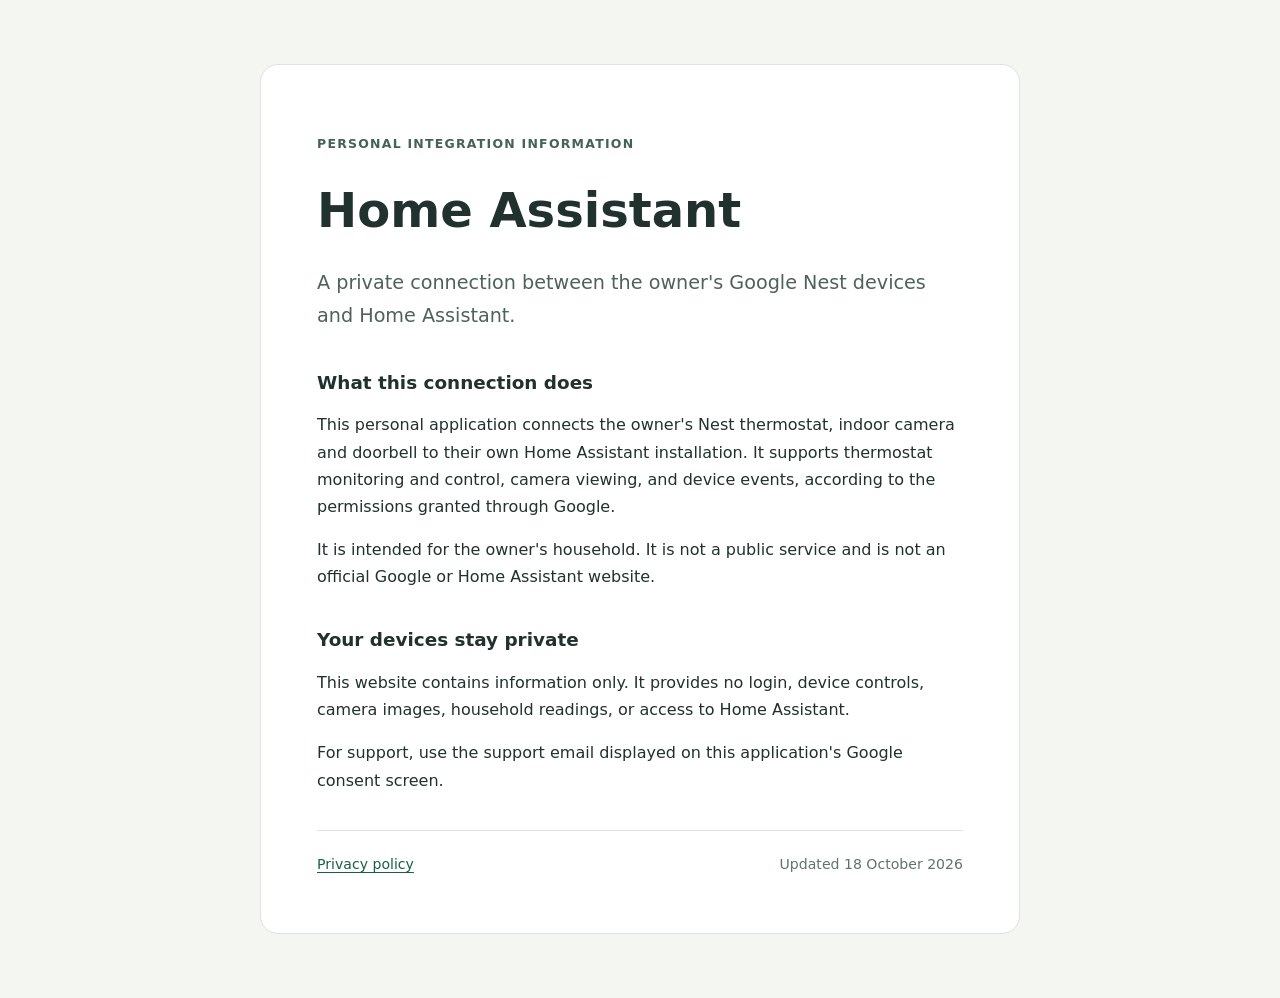
<file: index.html>
<!doctype html>
<html lang="en">
<head>
  <meta charset="utf-8">
  <meta name="viewport" content="width=device-width, initial-scale=1">
  <meta name="robots" content="noindex,follow">
  <meta name="description" content="Information about a personal Home Assistant connection to Google Nest.">
  <title>Home Assistant | Personal Nest connection</title>
  <link rel="stylesheet" href="style.css">
</head>
<body>
  <main>
    <p class="eyebrow">Personal integration information</p>
    <h1>Home Assistant</h1>
    <p class="lead">A private connection between the owner's Google Nest devices and Home Assistant.</p>
    <section aria-labelledby="purpose">
      <h2 id="purpose">What this connection does</h2>
      <p>This personal application connects the owner's Nest thermostat, indoor camera and doorbell to their own Home Assistant installation. It supports thermostat monitoring and control, camera viewing, and device events, according to the permissions granted through Google.</p>
      <p>It is intended for the owner's household. It is not a public service and is not an official Google or Home Assistant website.</p>
    </section>
    <section aria-labelledby="access">
      <h2 id="access">Your devices stay private</h2>
      <p>This website contains information only. It provides no login, device controls, camera images, household readings, or access to Home Assistant.</p>
      <p>For support, use the support email displayed on this application's Google consent screen.</p>
    </section>
    <footer><a href="privacy.html">Privacy policy</a><span>Updated 18 October 2026</span></footer>
  </main>
</body>
</html>
</file>
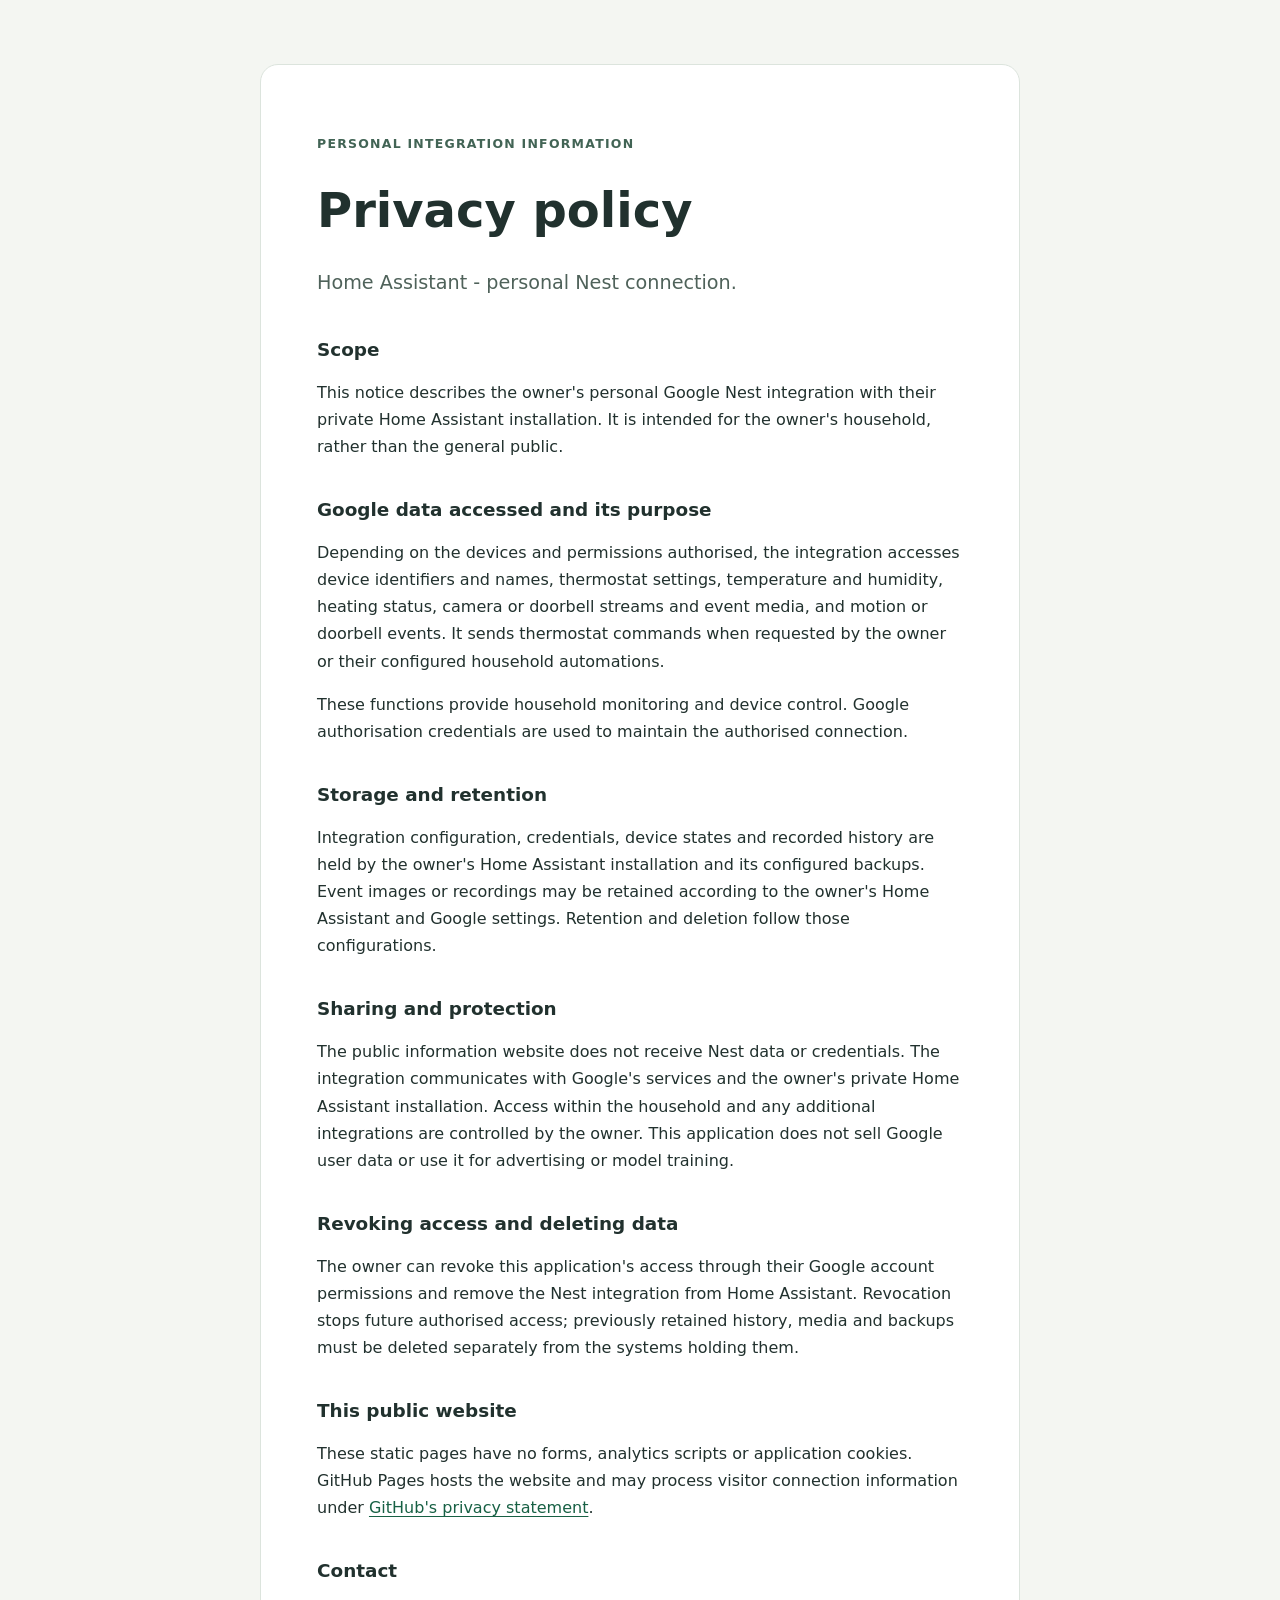
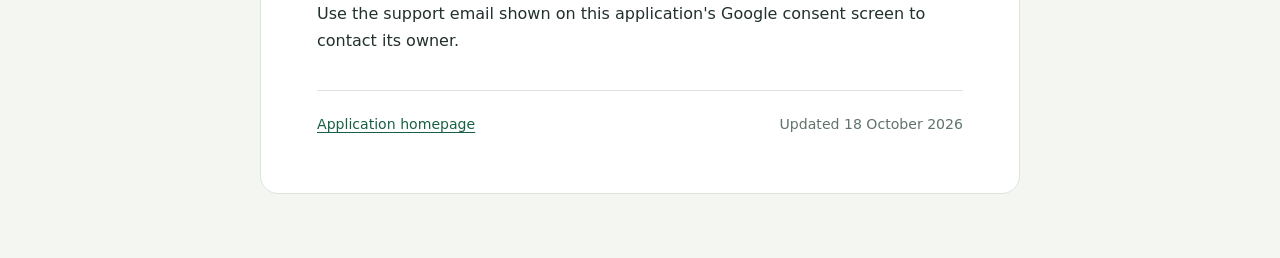
<file: privacy.html>
<!doctype html>
<html lang="en">
<head>
  <meta charset="utf-8">
  <meta name="viewport" content="width=device-width, initial-scale=1">
  <meta name="robots" content="noindex,follow">
  <title>Privacy policy | Home Assistant personal Nest connection</title>
  <link rel="stylesheet" href="style.css">
</head>
<body>
  <main>
    <p class="eyebrow">Personal integration information</p>
    <h1>Privacy policy</h1>
    <p class="lead">Home Assistant - personal Nest connection.</p>
    <section>
      <h2>Scope</h2>
      <p>This notice describes the owner's personal Google Nest integration with their private Home Assistant installation. It is intended for the owner's household, rather than the general public.</p>
      <h2>Google data accessed and its purpose</h2>
      <p>Depending on the devices and permissions authorised, the integration accesses device identifiers and names, thermostat settings, temperature and humidity, heating status, camera or doorbell streams and event media, and motion or doorbell events. It sends thermostat commands when requested by the owner or their configured household automations.</p>
      <p>These functions provide household monitoring and device control. Google authorisation credentials are used to maintain the authorised connection.</p>
      <h2>Storage and retention</h2>
      <p>Integration configuration, credentials, device states and recorded history are held by the owner's Home Assistant installation and its configured backups. Event images or recordings may be retained according to the owner's Home Assistant and Google settings. Retention and deletion follow those configurations.</p>
      <h2>Sharing and protection</h2>
      <p>The public information website does not receive Nest data or credentials. The integration communicates with Google's services and the owner's private Home Assistant installation. Access within the household and any additional integrations are controlled by the owner. This application does not sell Google user data or use it for advertising or model training.</p>
      <h2>Revoking access and deleting data</h2>
      <p>The owner can revoke this application's access through their Google account permissions and remove the Nest integration from Home Assistant. Revocation stops future authorised access; previously retained history, media and backups must be deleted separately from the systems holding them.</p>
      <h2>This public website</h2>
      <p>These static pages have no forms, analytics scripts or application cookies. GitHub Pages hosts the website and may process visitor connection information under <a href="https://docs.github.com/en/site-policy/privacy-policies/github-general-privacy-statement">GitHub's privacy statement</a>.</p>
      <h2>Contact</h2>
      <p>Use the support email shown on this application's Google consent screen to contact its owner.</p>
    </section>
    <footer><a href="index.html">Application homepage</a><span>Updated 18 October 2026</span></footer>
  </main>
</body>
</html>
</file>
<file: style.css>
:root{color-scheme:light;font-family:system-ui,-apple-system,BlinkMacSystemFont,"Segoe UI",sans-serif;color:#21312e;background:#f4f6f2;line-height:1.7}
*{box-sizing:border-box}body{margin:0;padding:clamp(20px,5vw,64px) 20px}main{max-width:760px;margin:auto;background:#fff;border:1px solid #dce4dd;border-radius:18px;padding:clamp(24px,5vw,56px)}.eyebrow{color:#426455;text-transform:uppercase;font-size:.78rem;letter-spacing:.1em;font-weight:700}h1{font-size:clamp(2rem,5vw,3rem);line-height:1.15;margin:.6em 0}h2{font-size:1.15rem;margin-top:2em;line-height:1.4}.lead{font-size:1.2rem;color:#4f625a}a{color:#176044;text-underline-offset:3px}a:focus-visible{outline:3px solid #176044;outline-offset:4px}footer{display:flex;flex-wrap:wrap;justify-content:space-between;gap:12px;border-top:1px solid #dce4dd;margin-top:36px;padding-top:22px;font-size:.88rem;color:#61736a}
</file>
